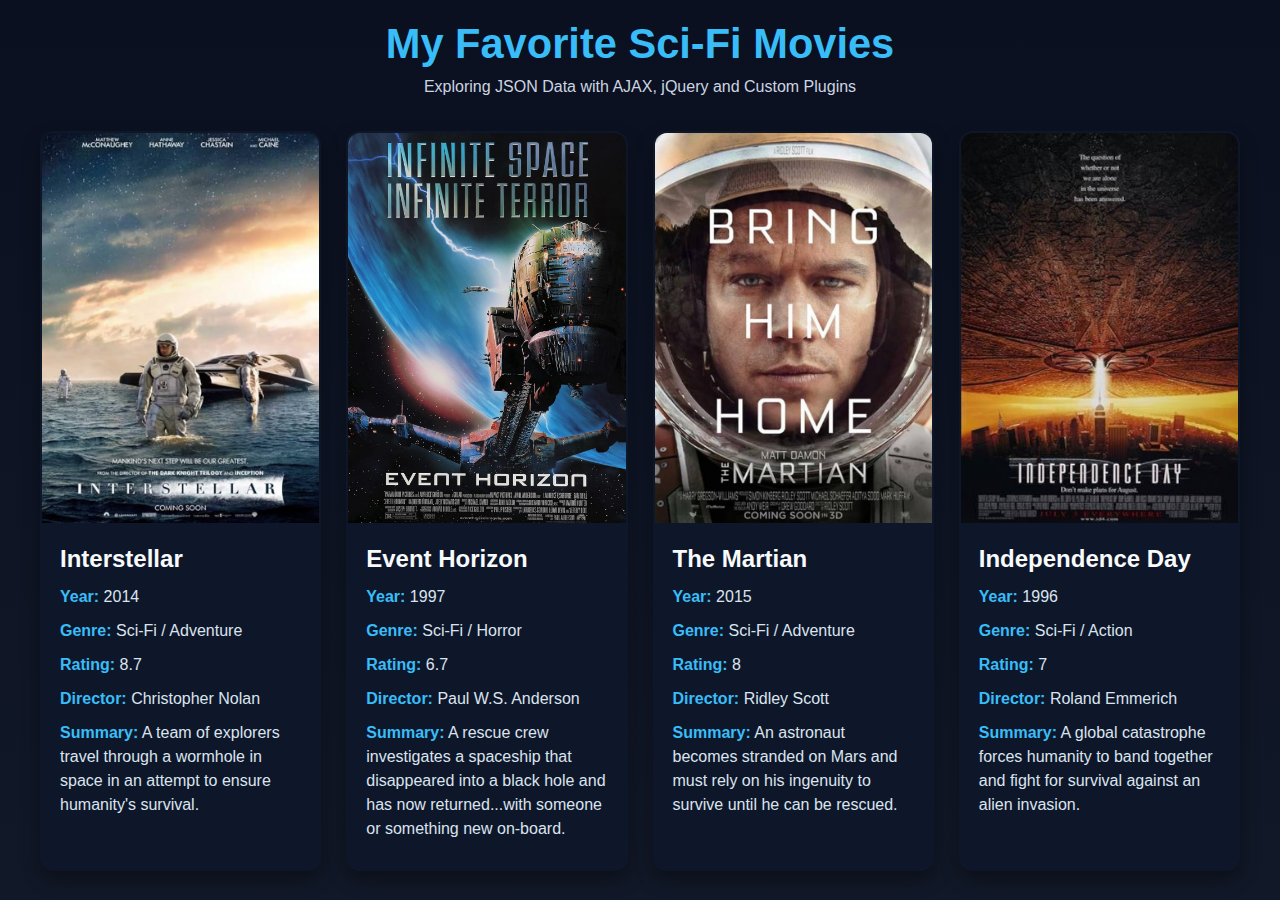
<file: HW 11/index.html>
<!DOCTYPE html>
<html lang="en">
    <head>
        <meta charset="UTF-8">
        <meta name="viewport" content="width=device-width, initial-scale=1.0">
        <title>Favorite Sci-Fi Movies</title>
        <link rel="stylesheet" href="style.css">

        <script src="https://code.jquery.com/jquery-3.7.1.min.js"></script>
    </head>

    <body>
        <header>
            <h1>My Favorite Sci-Fi Movies</h1>
        <p>Exploring JSON Data with AJAX, jQuery and Custom Plugins</p>
        </header>

        <main>
            <section id="movie-container">  </section>
        </main>
        <script src="script.js"></script>
    </body>
</html>
</file>
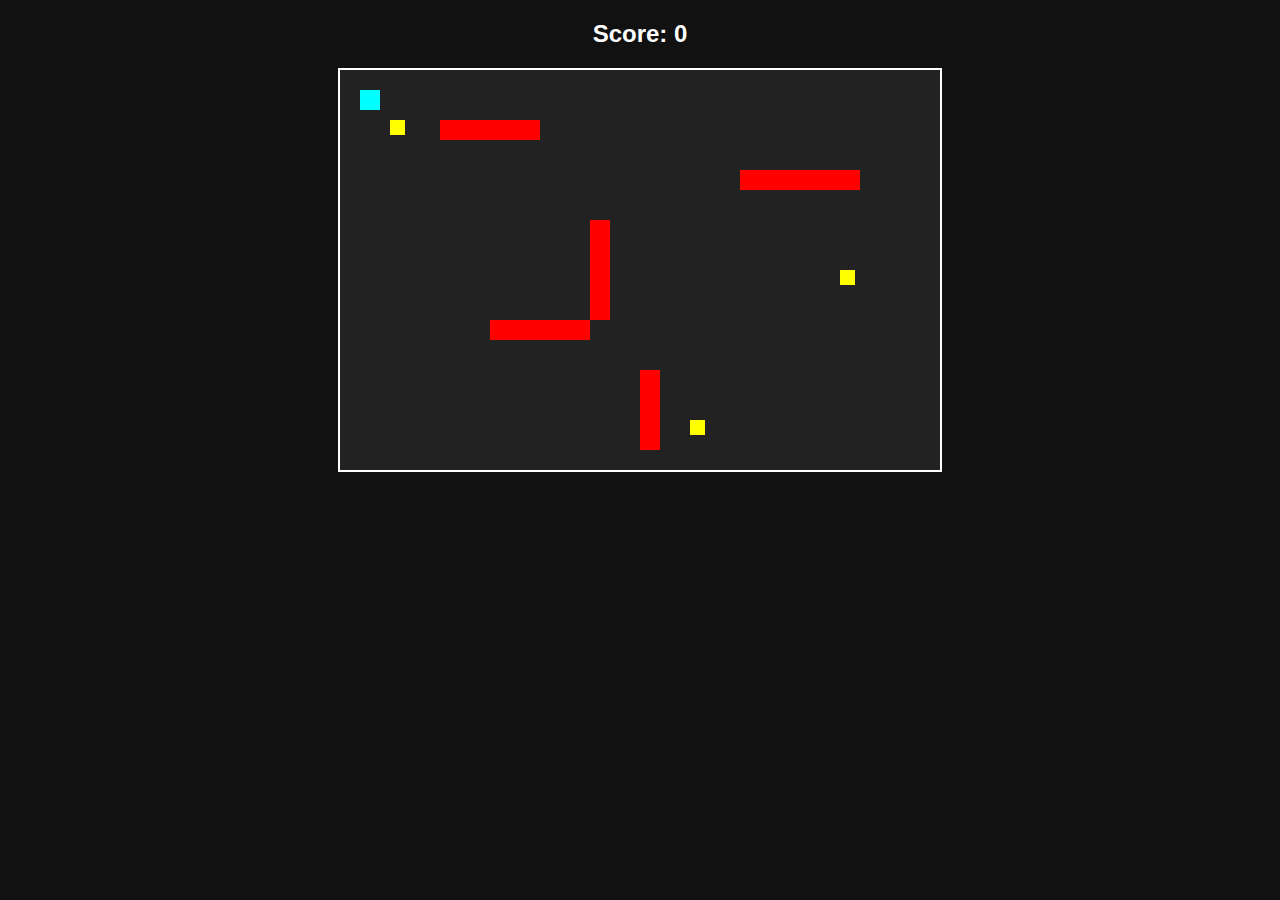
<file: HW 13/index.html>
<!DOCTYPE html>
<html lang="en">
<head>
  <meta charset="UTF-8">
  <title>The Game</title>
  <link rel="stylesheet" href="style.css">
</head>
<body>

<h2>Score: <span id="score">0</span></h2>
<canvas id="gameCanvas" width="600" height="400"></canvas>

<script src="script.js"></script>
</body>
</html>
</file>
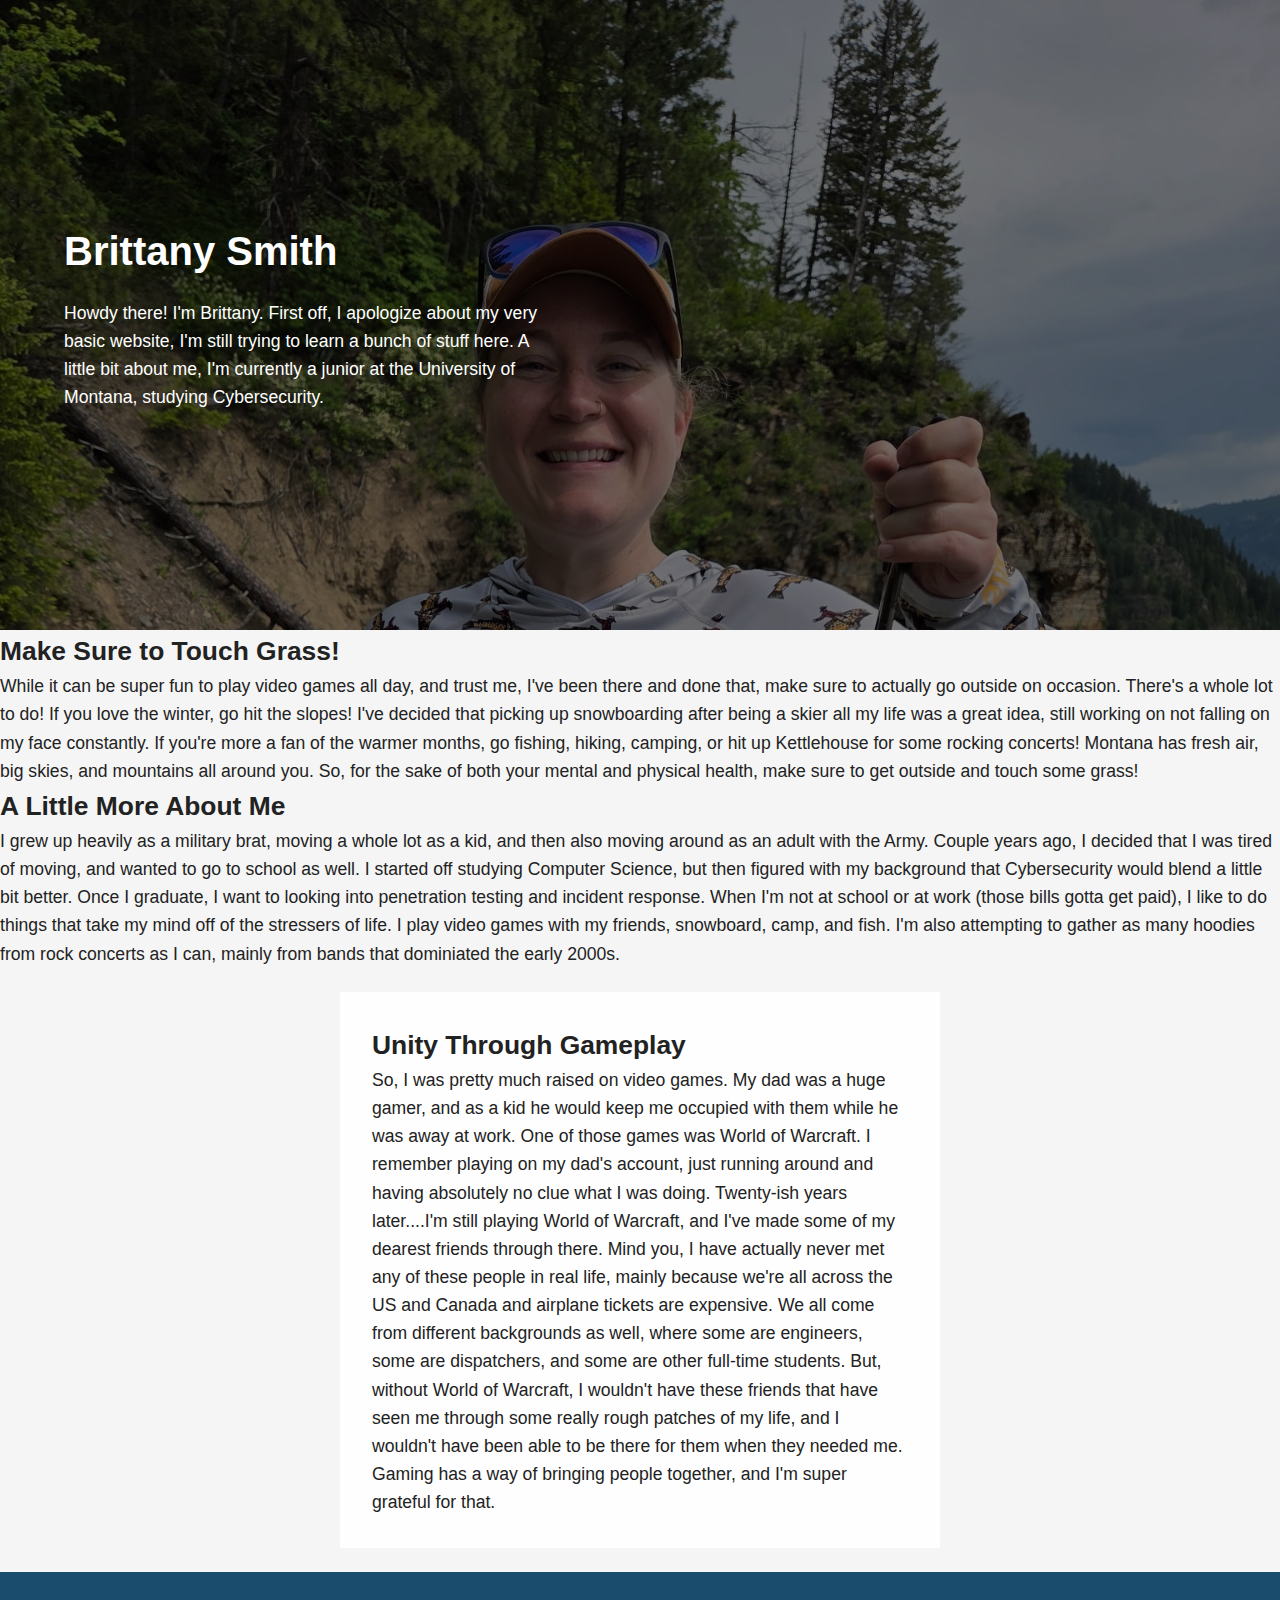
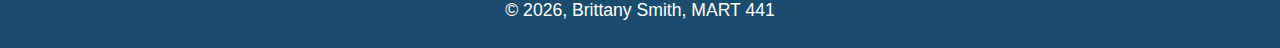
<file: HW 2/index.html>
<!DOCTYPE html>
<html lang="en">
<head>
    <meta charset="UTF-8">
    <meta name="viewport" content="width=device-width, initial-scale=1.0">
    <title>About Me</title>
    <link rel="stylesheet" href="style.css">
</head>

<body>
    <header class="hero">
        <div class="hero-overlay">
            <h1>Brittany Smith</h1>
            <p>
                Howdy there! I'm Brittany. First off, I apologize about my very basic website, I'm still trying to learn a bunch of stuff here. A little bit about me, I'm currently a junior at the University of Montana, studying Cybersecurity. 
            </p>
        </div>
    </header>

    <section class ="theme">
        <h2>Make Sure to Touch Grass!</h2>
        <p>
            While it can be super fun to play video games all day, and trust me, I've been there and done that, make sure to actually go outside on occasion. There's a whole lot to do! If you love the winter, go hit the slopes! I've decided that picking up snowboarding after being a skier all my life was a great idea, still working on not falling on my face constantly. If you're more a fan of the warmer months, go fishing, hiking, camping, or hit up Kettlehouse for some rocking concerts! Montana has fresh air, big skies, and mountains all around you. So, for the sake of both your mental and physical health, make sure to get outside and touch some grass!
        </p>
    </section>

    <section class ="about-me">
        <h2>A Little More About Me</h2>
        <p>
            I grew up heavily as a military brat, moving a whole lot as a kid, and then also moving around as an adult with the Army. Couple years ago, I decided that I was tired of moving, and wanted to go to school as well. I started off studying Computer Science, but then figured with my background that Cybersecurity would blend a little bit better. Once I graduate, I want to looking into penetration testing and incident response. When I'm not at school or at work (those bills gotta get paid), I like to do things that take my mind off of the stressers of life. I play video games with my friends, snowboard, camp, and fish. I'm also attempting to gather as many hoodies from rock concerts as I can, mainly from bands that dominiated the early 2000s.
            </p>
    </section>

    <section class="parallax">
        <div class="parallax-content">
            <h2>Unity Through Gameplay</h2>
            <p>
                So, I was pretty much raised on video games. My dad was a huge gamer, and as a kid he would keep me occupied with them while he was away at work. One of those games was World of Warcraft. I remember playing on my dad's account, just running around and having absolutely no clue what I was doing. Twenty-ish years later....I'm still playing World of Warcraft, and I've made some of my dearest friends through there. Mind you, I have actually never met any of these people in real life, mainly because we're all across the US and Canada and airplane tickets are expensive. We all come from different backgrounds as well, where some are engineers, some are dispatchers, and some are other full-time students. But, without World of Warcraft, I wouldn't have these friends that have seen me through some really rough patches of my life, and I wouldn't have been able to be there for them when they needed me. Gaming has a way of bringing people together, and I'm super grateful for that.
            </p>
        </div>
    </section>

    <footer class="footer">
        <p>&copy; 2026, Brittany Smith, MART 441</p>
    </footer>
</body>
</html>
</file>
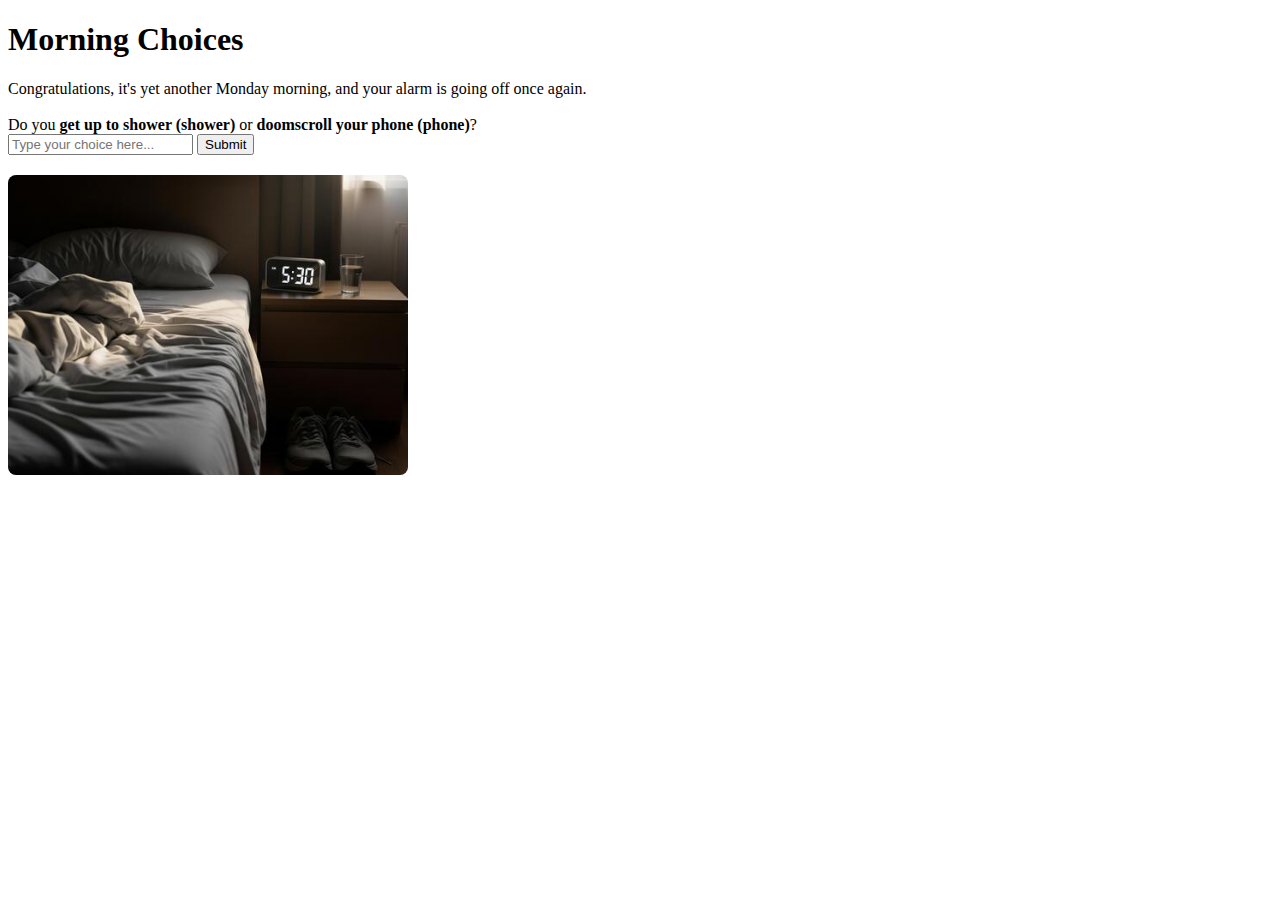
<file: HW 5/index.html>
<!DOCTYPE html>
<html lang="en">
<head>
    <meta charset="UTF-8">
    <meta name="viewport" content="width=device-width, initial-scale=1.0">
    <title>Morning Choices</title>
    <style>
    #ImagesContainer {
        width: 400px;
        height: 300px;
        margin-top: 20px;
    }

    #storyImage {
        width: 100%;
        height: 100%;
        object-fit: cover;
        border-radius: 8px;
    }
</style>
</head>
<body>

    <h1>Morning Choices</h1>

    <div id="story">
    Congratulations, it's yet another Monday morning, and your alarm is going off once again.<br><br>
    Do you <strong>get up to shower (shower)</strong> or <strong>doomscroll your phone (phone)</strong>?
    </div>

    <input type="text" id="userInput" placeholder="Type your choice here...">
    <button onclick="HandleChoice()">Submit</button>

    <div id="ImagesContainer">
        <img id="storyImage" src="images/MessyBed.jpg" alt="Waking up">
    </div>

    <div id="restart" style="display:none;">
        <button onclick="restartStory()">It was all a dream! Start again?</button>
    </div>

    <script src="script.js"></script>
</body>
</html>
</file>
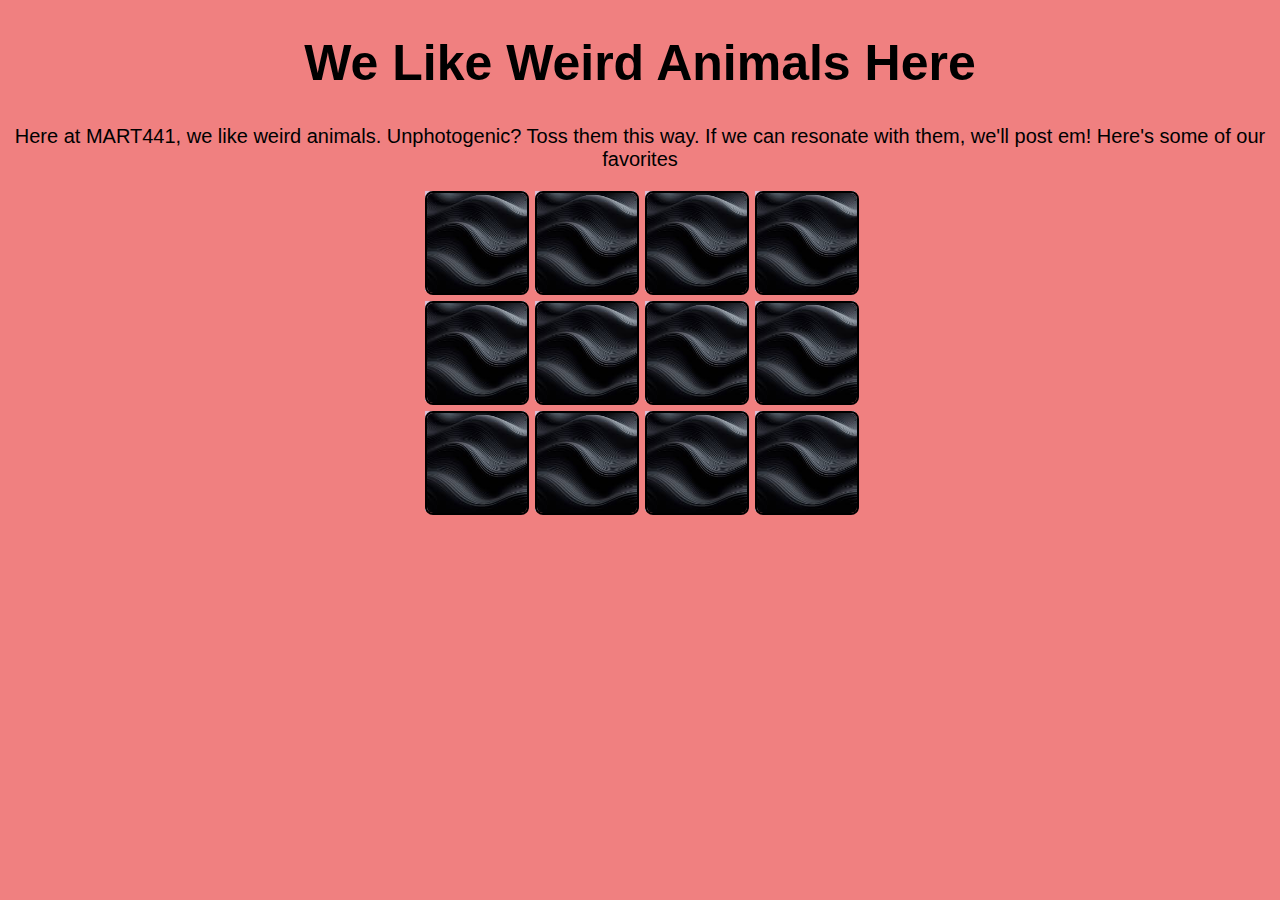
<file: HW 6/index.html>
<!DOCTYPE html>
<html lang="en">
    <head>
        <meta charset="UTF-8">
        <meta name="viewport" content="width=device-width, initial-scale=1.0">
        <title>We Like Weird Animals Here</title>
        <link rel="stylesheet" href="style.css">
    </head>
    <body>
        <h1>We Like Weird Animals Here</h1>
        <p>Here at MART441, we like weird animals. Unphotogenic? Toss them this way. If we can resonate with them, we'll post em! Here's some of our favorites</p>
        <div id="gameboard"></div>
        <script src="script.js"></script>
    </body>
</html>
</file>
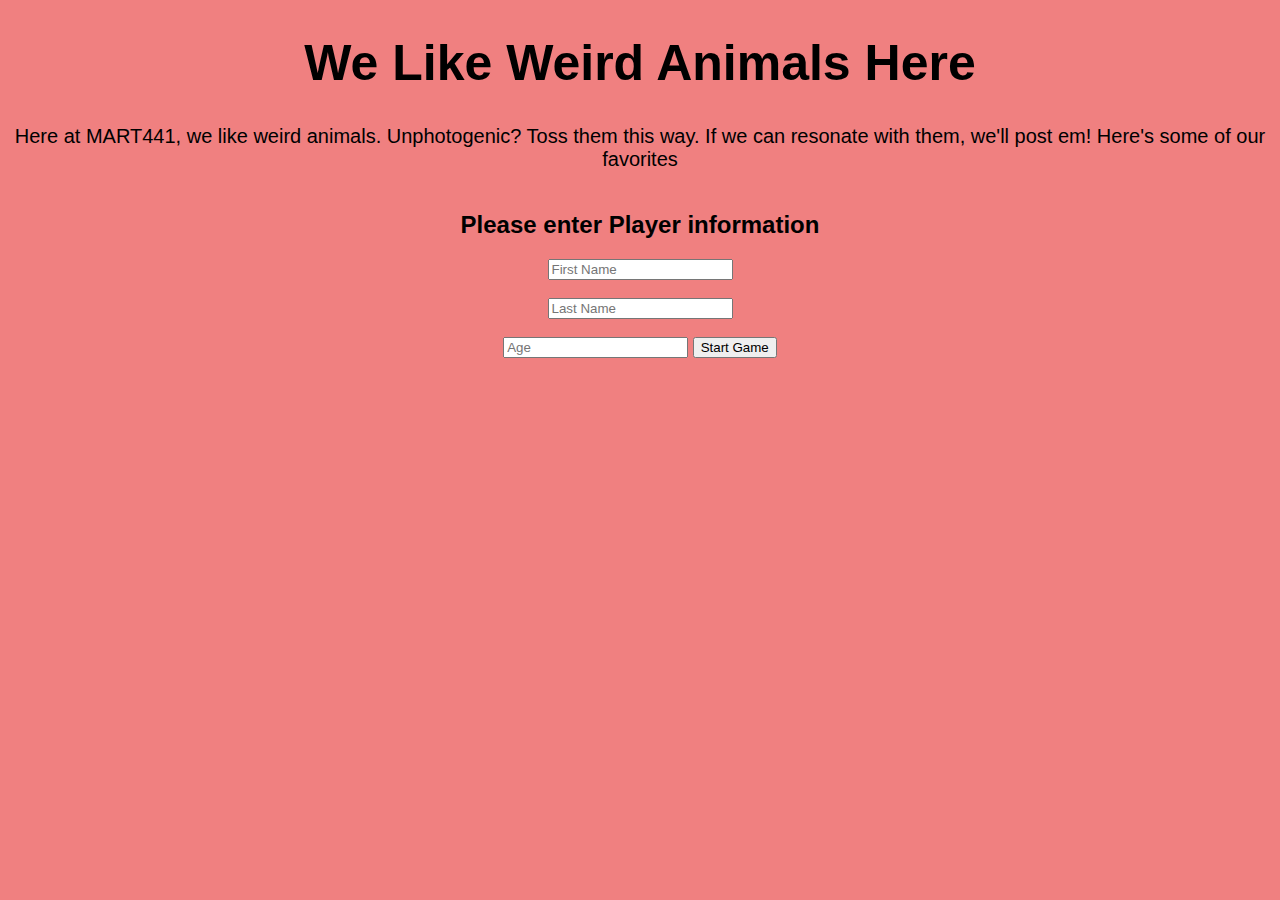
<file: HW 7/index.html>
<!DOCTYPE html>
<html lang="en">
    <head>
        <meta charset="UTF-8">
        <meta name="viewport" content="width=device-width, initial-scale=1.0">
        <title>We Like Weird Animals Here</title>
        <link rel="stylesheet" href="style.css">
    </head>
    <body>
        <h1>We Like Weird Animals Here</h1>
        <p>Here at MART441, we like weird animals. Unphotogenic? Toss them this way. If we can resonate with them, we'll post em! Here's some of our favorites</p>
        <div id="gameboard"></div>
        

        <h2>Please enter Player information</h2>
        <input type="text" id="firstName" placeholder="First Name">
        <br>
        <br>
        <input type="text" id="lastName" placeholder="Last Name">
        <br>
        <br>
        <input type="number" id="age" placeholder="Age">

        <button id="startGame">Start Game</button>

        <script src="gamesetup.js"></script>
    </body>
</html>
</file>
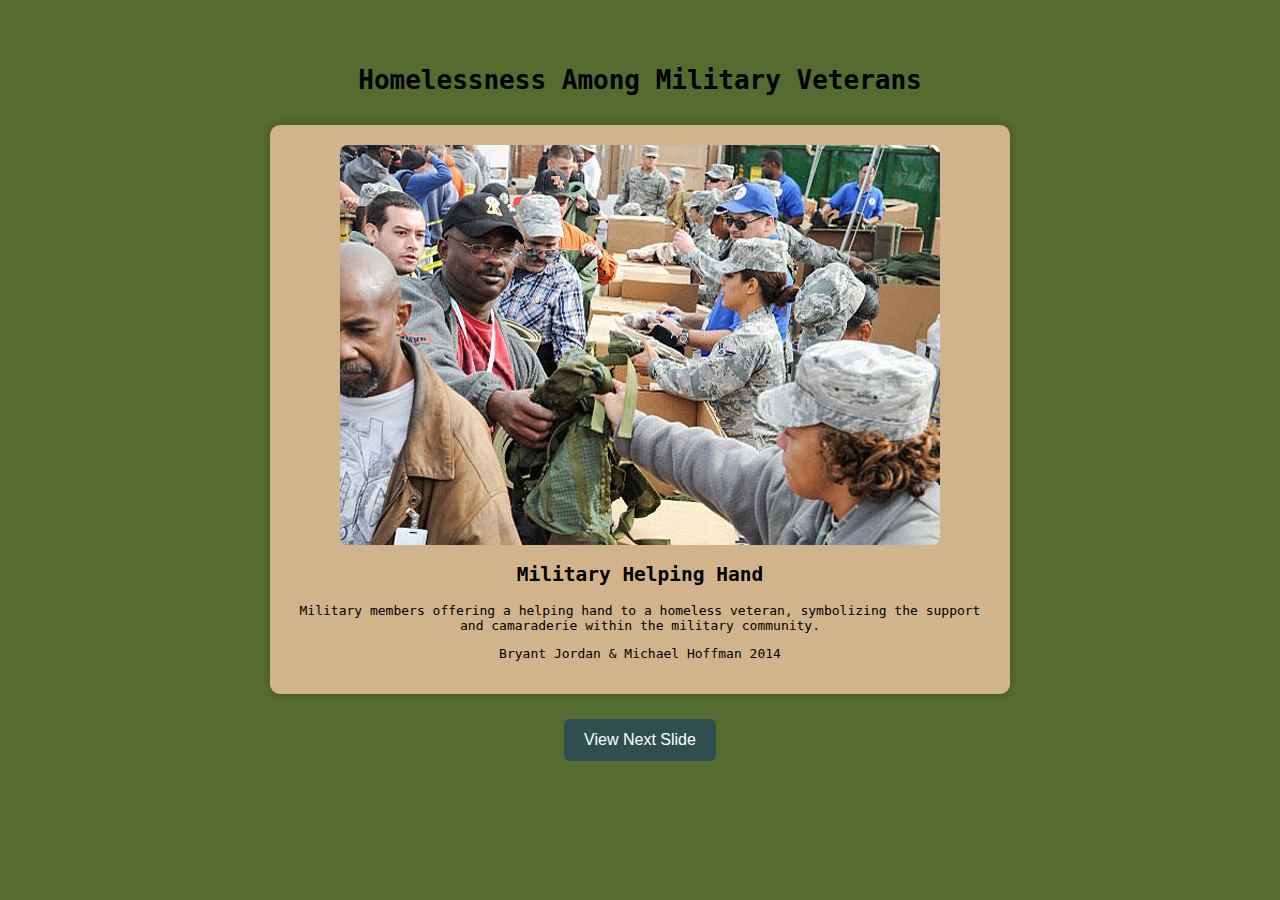
<file: HW 8/index.html>
<!DOCTYPE html>
<html lang="en">
    <head>
        <meta charset="UTF-8">
        <meta name="viewport" content="width=device-width, initial-scale=1.0">
        <title>Homelessness Among Military Veterans</title>
        <link rel="stylesheet" href="style.css">
    </head>
    <body>
        <h1>Homelessness Among Military Veterans</h1>
        <div class="viewer">
            <img id="slideImage" src="" alt="Veteran Image">
            <h2 id="slideTitle">Veteran Story</h2>
            <p id="slideDescription">Description of the veteran's story will appear here.</p>
            <p class="credit">
                <span id="slideAuthor"></span>
                <span id="slideYear"></span>
            </p>
        </div>
        <button id="nextBtn">View Next Slide</button>
        <script src="script.js"></script>
    </body>
</html>
</file>
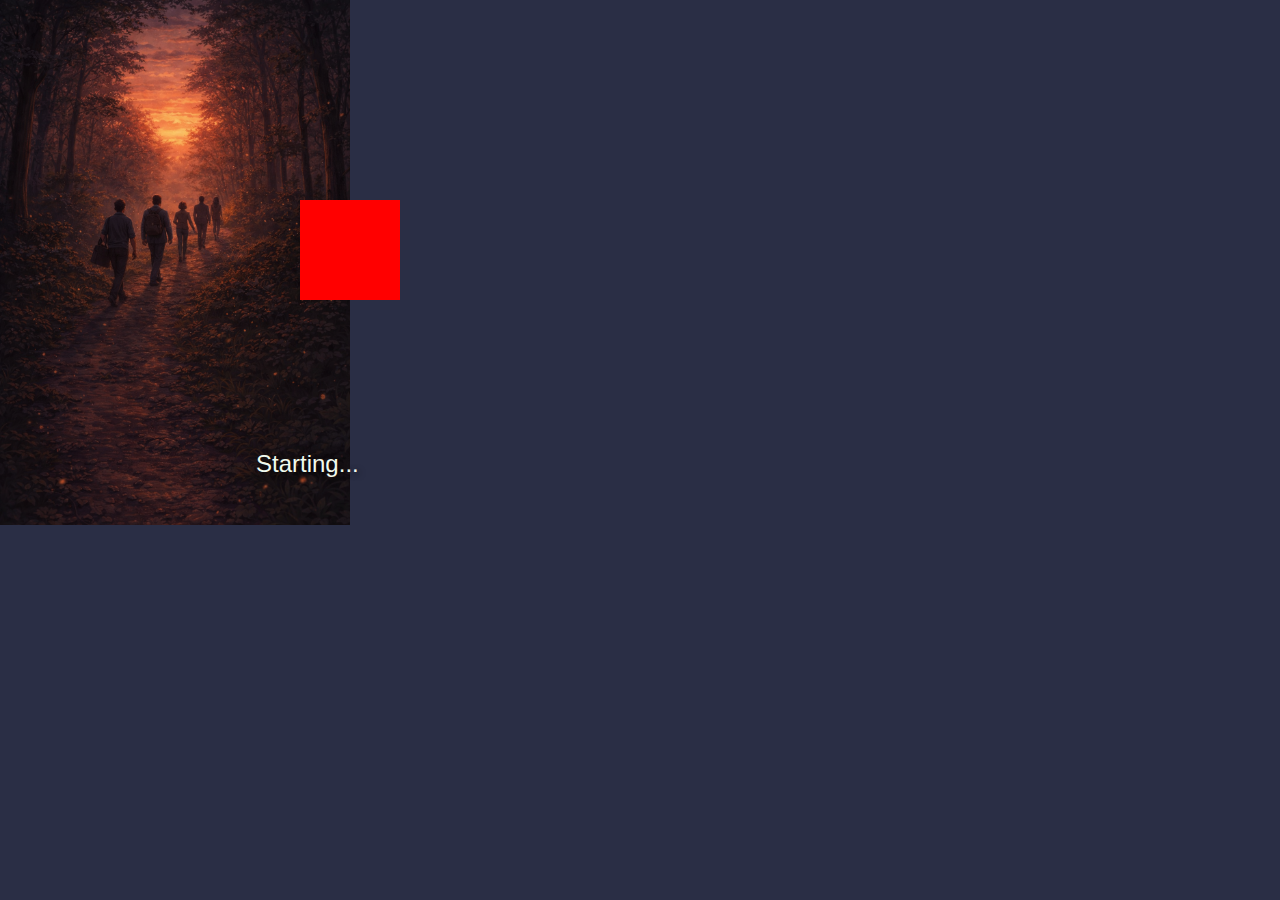
<file: HW 9/index.html>
<!DOCTYPE html>
<html lang="en">
<head>
  <meta charset="UTF-8">
  <title>Wellness Motion Art</title>
  <script src="https://code.jquery.com/jquery-3.6.0.min.js"></script>
  <link rel="stylesheet" href="style.css">
</head>

<body>
  <img id="mainImage" src="images/Journey.png" alt="art">
  <div id="textBox">Starting...</div>
  <div id="shape"></div>
  <script src="script.js"></script>
</body>
</html>
</file>
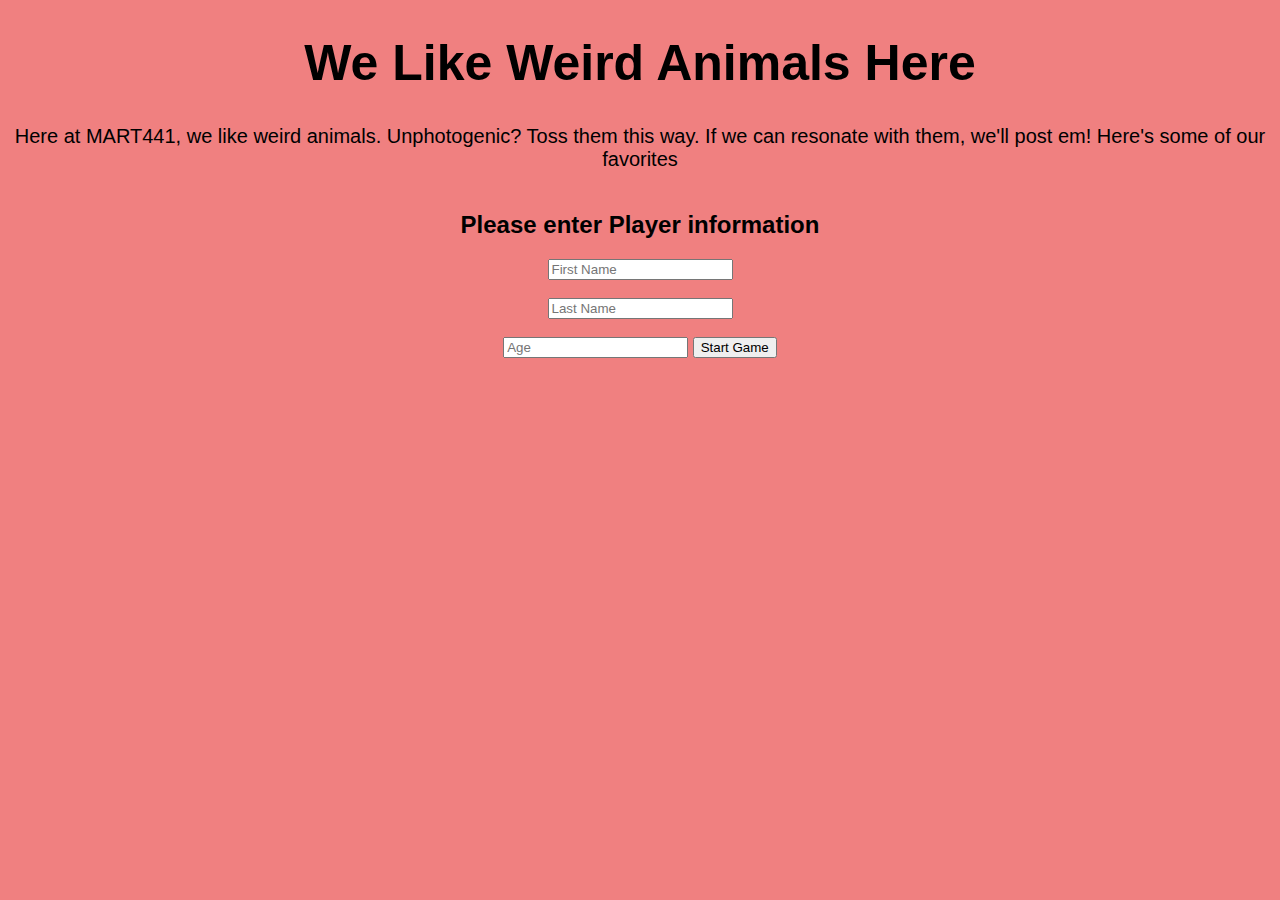
<file: HW 7/game.html>
<!DOCTYPE html>
<html lang="en">
<head>
    <meta charset="UTF-8">
    <meta name="viewport" content="width=device-width, initial-scale=1.0">
    <title>Memory Game</title>
    <link rel="stylesheet" href="style.css">
</head>
<body>
    <h1>Memory Matching Game</h1>
    <h2 id="attemptDisplay">Attempts: 0</h2>
    <div id="gameboard"></div>
    <script src="script.js"></script>
</body>
</html>
</file>
<file: HW 11/style.css>
* {
  margin: 0;
  padding: 0;
  box-sizing: border-box;
}

body {
  background: linear-gradient(to bottom, #0b1020, #111827);
  color: #f8fafc;
  font-family: Arial, sans-serif;
  min-height: 100vh;
  padding: 20px;
}

header {
  text-align: center;
  margin-bottom: 35px;
}

header h1 {
  font-size: 2.6rem;
  margin-bottom: 10px;
  color: #38bdf8;
}

header p {
  color: #cbd5e1;
  font-size: 1rem;
}

#movie-container {
  display: grid;
  grid-template-columns: repeat(auto-fit, minmax(260px, 1fr));
  gap: 25px;
  max-width: 1200px;
  margin: 0 auto;
}

.movie-card {
  background: rgba(15, 23, 42, 0.95);
  border-radius: 14px;
  overflow: hidden;
  box-shadow: 0 8px 18px rgba(0, 0, 0, 0.35);
  transition: all 0.3s ease;
  border: 2px solid transparent;
}

.movie-card img {
  width: 100%;
  height: 390px;
  object-fit: cover;
}

.movie-info {
  padding: 18px;
}

.movie-info h2 {
  font-size: 1.5rem;
  margin-bottom: 12px;
  color: #f8fafc;
}

.movie-info p {
  margin-bottom: 10px;
  color: #dbe4ee;
  line-height: 1.5;
}

.movie-info strong {
  color: #38bdf8;
}


.highlighted {
  border: 2px solid #38bdf8;
  box-shadow: 0 0 20px rgba(56, 189, 248, 0.5);
}
</file>
<file: HW 13/style.css>
body {
  text-align: center;
  background: #111;
  color: white;
  font-family: Arial, sans-serif;
}

canvas {
  background: #222;
  border: 2px solid white;
}
</file>
<file: HW 2/style.css>
*{
    box-sizing: border-box;
    margin: 0;
    padding: 0;
}

body {
    font-family: Arial, Helvetica, sans-serif;
    line-height: 1.6;
    background-color: #f5f5f5;
    color: #222;
}

.hero {
    height: 70vh;
    background-image : url('images/hero_image_hw2.jpeg');
    background-size: cover;
    background-position: center top;
    position: relative;
}

.hero-overlay {
    background-color: rgba(0, 0, 0, .55);
    color: #fff;
    height: 100%;
    padding: 2rem;
    display: flex;
    flex-direction: column;
    justify-content: center;
}

.hero-overlay h1 {
    font-size: 2rem;
    margin-bottom: 1rem;
}

.hero p {
    max-width: 500px;
}

.section h2 {
    margin-bottom: 1rem;
    color:1a4d6d;
}

.section p {
    margin-bottom: 1rem;
}

.parallax {
    background-image: url('images/video_game_hw2.jpg');
    min-height: 50vh; 
    background-attachment: fixed;
    background-position: center;
    background-repeat: no-repeat;
    background-size: cover;
    display: flex;
    align-items: center;
}

.parallax-content {
    background-color: rgba(255, 255, 255, .85);
    padding: 2rem;
    margin: 1.5rem;
}

.footer {
    text-align: center;
    padding: 1.5rem;
    background-color: #1a4d6d;
    color: #ffffff;
}

@media (min-width: 768px) {
    .hero h1 {
        font-size: 2.5rem;
    }
    .section {
        padding: 3rem;
    }
    .parallax-content {
        max-width: 600px;
    }
}

@media (min-width: 1024px) {
    body {
        font-size: 1.1rem;
    }
    .hero-overlay {
        padding: 4rem;
    }
    .section {
        max-width: 900px;
        margin: 0 auto 2rem auto;
    }
    .parallax {
        justify-content: center;
    }
}
</file>
<file: HW 6/style.css>
body {
    font-family: Verdana, Geneva, Tahoma, sans-serif;
    text-align: center;
    background-color: lightcoral;
}

h1 {
    color: black;
    font-size: 50px;
}

p {
    color: black;
    font-size: 20px;
}

#gameboard {
    width: 420px;
    margin: 20px auto;
    display: grid;
    grid-template-columns: repeat(4, 100px);
    grid-gap: 10px;
    justify-content: center;
}

.tile {
    width: 100px;
    height: 100px;
    background-color: thistle;
    cursor: pointer;
}

.tile img {
    width: 100%;
    height: 100%;
    object-fit: cover;
    border: 2px solid black;
    border-radius: 8px;
}
</file>
<file: HW 7/style.css>
body {
    font-family: Verdana, Geneva, Tahoma, sans-serif;
    text-align: center;
    background-color: lightcoral;
}

h1 {
    color: black;
    font-size: 50px;
}

p {
    color: black;
    font-size: 20px;
}

#gameboard {
    width: 420px;
    margin: 20px auto;
    display: grid;
    grid-template-columns: repeat(4, 100px);
    grid-gap: 10px;
    justify-content: center;
}

.tile {
    width: 100px;
    height: 100px;
    background-color: thistle;
    cursor: pointer;
}

.tile img {
    width: 100%;
    height: 100%;
    object-fit: cover;
    border: 2px solid black;
    border-radius: 8px;
}
</file>
<file: HW 8/style.css>
body{
    background-color: darkolivegreen;
    font-family: monospace;
    text-align: center;
    padding: 40px;
}

.viewer{
    background-color: tan;
    padding: 20px;
    border-radius: 10px;
    max-width: 700px;
    margin: auto;
    box-shadow: 0 0 10px rgba(0, 0, 0, 0.2);
}

img{
    max-width: 100%;
    max-height: 400px;
    object-fit: cover;
    border-radius: 8px;
}

h1{
    margin-bottom: 30px;
    color: black;
}

h2{
    margin-top: 15px;
    color: black;
}

.credit{
    color:black
    font-size: 14px;
}

button{
    margin-top: 25px;
    padding: 12px 20px;
    font-size: 16px;
    background-color: darkslategray;
    color: white;
    border: none;
    border-radius: 6px;
    cursor: pointer;
}

button:hover{
    background-color: slategray;
}
</file>
<file: HW 9/style.css>
body {
  margin: 0;
  overflow: hidden;
  color: #F1FAEE;
  font-family: Arial, sans-serif;
  background: #2A2E45;
}
#mainImage {
  position: absolute;
  width: 350px;
  max-width: 80vw;
}
#textBox {
  position: absolute;
  font-size: 24px;
  top: 50%;
  left: 20%;
  color: #F1FAEE;
  text-shadow: 2px 2px 6px rgba(0,0,0,0.8);
}


#shape {
  position: absolute;
  width: 100px;
  height: 100px;
  background: red;
  top: 200px;
  left: 300px;
}
</file>
